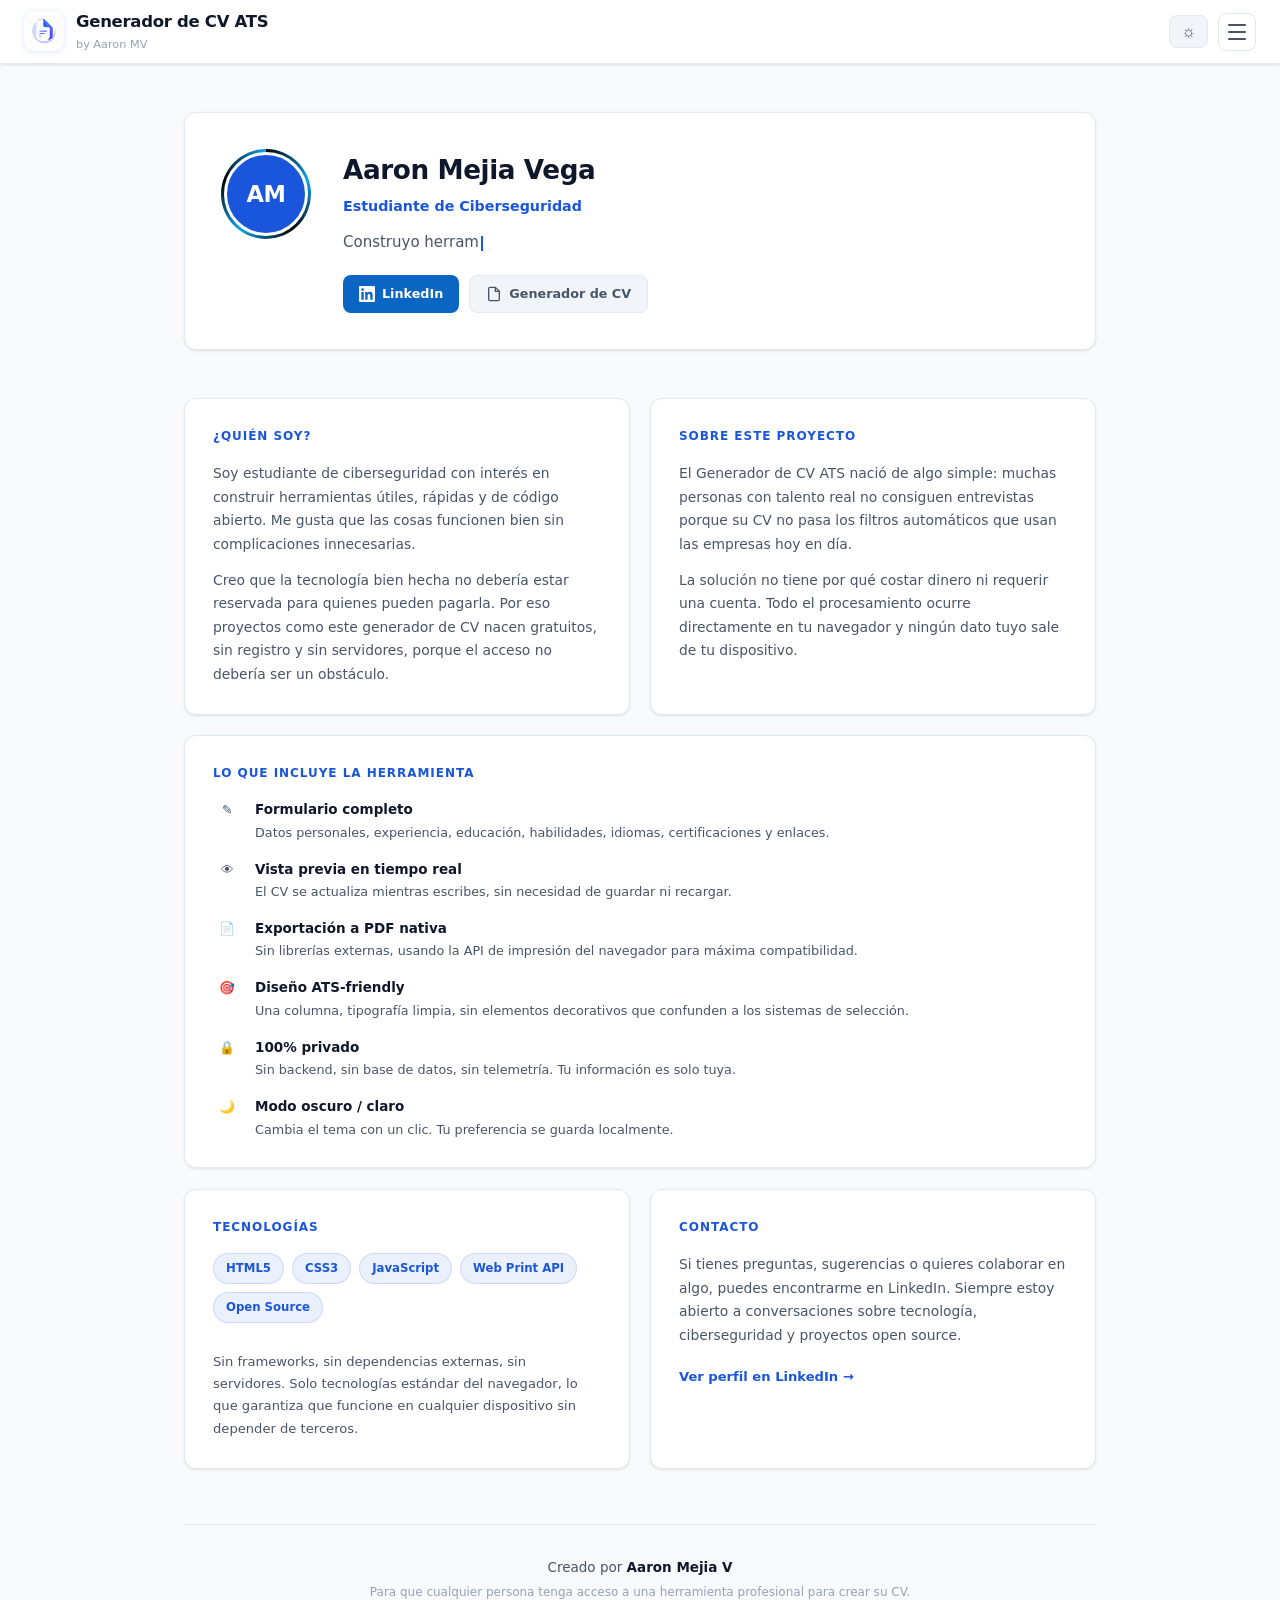
<file: about.html>
<!DOCTYPE html>
<html lang="es">
<head>
  <meta charset="UTF-8" />
  <meta name="viewport" content="width=device-width, initial-scale=1.0" />
  <title>Sobre mí | Aaron Mejia V</title>
  <link rel="stylesheet" href="style.css" />
  <link rel="stylesheet" href="about.css" />
</head>
<body>
  <header class="site-header">
    <div class="header-inner">
      <div class="header-brand">
        <img src="assets/logo.png" alt="Logo" class="header-logo" />
        <div>
          <h1>Generador de CV ATS</h1>
          <p>by Aaron MV</p>
        </div>
      </div>
      <div class="header-actions">
        <button class="btn btn-icon" id="btn-theme" aria-label="Cambiar tema" title="Modo oscuro">
          <span class="theme-icon-sun">&#9788;</span>
          <span class="theme-icon-moon">&#9790;</span>
        </button>
        <button class="btn-hamburger" id="btn-menu" aria-label="Menú">
          <span></span><span></span><span></span>
        </button>
      </div>
      <nav class="nav-drawer" id="nav-drawer">
        <a href="landing.html">Tutorial</a>
        <a href="index.html">Generador de CV</a>
        <a href="about.html" class="nav-active">Sobre mí</a>
      </nav>
    </div>
  </header>

  <main class="about-page">
    <section class="about-hero">
      <div class="about-hero-inner">
        <div class="about-avatar-wrap">
          <div class="avatar-ring">
            <div class="about-avatar">AM</div>
          </div>
        </div>
        <div class="about-intro">
          <h2 class="about-name">Aaron Mejia Vega</h2>
          <p class="about-role">Estudiante de Ciberseguridad</p>
          <p class="about-tagline"></p>
          <div class="about-links">
            <a href="https://www.linkedin.com/in/aaron-mejia-vega/" target="_blank" rel="noopener" class="about-link about-link--linkedin">
              <svg xmlns="http://www.w3.org/2000/svg" viewBox="0 0 24 24" fill="currentColor" width="16" height="16">
                <path d="M20.447 20.452h-3.554v-5.569c0-1.328-.027-3.037-1.852-3.037-1.853 0-2.136 1.445-2.136 2.939v5.667H9.351V9h3.414v1.561h.046c.477-.9 1.637-1.85 3.37-1.85 3.601 0 4.267 2.37 4.267 5.455v6.286zM5.337 7.433a2.062 2.062 0 0 1-2.063-2.065 2.064 2.064 0 1 1 2.063 2.065zm1.782 13.019H3.555V9h3.564v11.452zM22.225 0H1.771C.792 0 0 .774 0 1.729v20.542C0 23.227.792 24 1.771 24h20.451C23.2 24 24 23.227 24 22.271V1.729C24 .774 23.2 0 22.222 0h.003z"/>
              </svg>
              LinkedIn
            </a>
            <a href="index.html" class="about-link about-link--tool">
              <svg xmlns="http://www.w3.org/2000/svg" viewBox="0 0 24 24" fill="none" stroke="currentColor" stroke-width="2" width="16" height="16">
                <path d="M14 2H6a2 2 0 0 0-2 2v16a2 2 0 0 0 2 2h12a2 2 0 0 0 2-2V8z"/>
                <polyline points="14 2 14 8 20 8"/>
              </svg>
              Generador de CV
            </a>
          </div>
        </div>
      </div>
    </section>

    <section class="about-content">
      <div class="about-grid">

        <div class="about-card" data-reveal="left">
          <h3 class="card-title">¿Quién soy?</h3>
          <p>
            Soy estudiante de ciberseguridad con interés en construir herramientas útiles, rápidas y de código abierto. Me gusta que las cosas funcionen bien sin complicaciones innecesarias.
          </p>
          <p>
            Creo que la tecnología bien hecha no debería estar reservada para quienes pueden pagarla. Por eso proyectos como este generador de CV nacen gratuitos, sin registro y sin servidores, porque el acceso no debería ser un obstáculo.
          </p>
        </div>

        <div class="about-card" data-reveal="right">
          <h3 class="card-title">Sobre este proyecto</h3>
          <p>
            El Generador de CV ATS nació de algo simple: muchas personas con talento real no consiguen entrevistas porque su CV no pasa los filtros automáticos que usan las empresas hoy en día.
          </p>
          <p>
            La solución no tiene por qué costar dinero ni requerir una cuenta. Todo el procesamiento ocurre directamente en tu navegador y ningún dato tuyo sale de tu dispositivo.
          </p>
        </div>

        <div class="about-card about-card--wide" data-reveal="up">
          <h3 class="card-title">Lo que incluye la herramienta</h3>
          <ul class="feature-list">
            <li>
              <span class="feature-icon">&#9998;</span>
              <div>
                <strong>Formulario completo</strong>
                <span>Datos personales, experiencia, educación, habilidades, idiomas, certificaciones y enlaces.</span>
              </div>
            </li>
            <li>
              <span class="feature-icon">&#128065;</span>
              <div>
                <strong>Vista previa en tiempo real</strong>
                <span>El CV se actualiza mientras escribes, sin necesidad de guardar ni recargar.</span>
              </div>
            </li>
            <li>
              <span class="feature-icon">&#128196;</span>
              <div>
                <strong>Exportación a PDF nativa</strong>
                <span>Sin librerías externas, usando la API de impresión del navegador para máxima compatibilidad.</span>
              </div>
            </li>
            <li>
              <span class="feature-icon">&#127919;</span>
              <div>
                <strong>Diseño ATS-friendly</strong>
                <span>Una columna, tipografía limpia, sin elementos decorativos que confunden a los sistemas de selección.</span>
              </div>
            </li>
            <li>
              <span class="feature-icon">&#128274;</span>
              <div>
                <strong>100% privado</strong>
                <span>Sin backend, sin base de datos, sin telemetría. Tu información es solo tuya.</span>
              </div>
            </li>
            <li>
              <span class="feature-icon">&#127769;</span>
              <div>
                <strong>Modo oscuro / claro</strong>
                <span>Cambia el tema con un clic. Tu preferencia se guarda localmente.</span>
              </div>
            </li>
          </ul>
        </div>

        <div class="about-card" data-reveal="left">
          <h3 class="card-title">Tecnologías</h3>
          <div class="tech-stack">
            <span class="tech-badge">HTML5</span>
            <span class="tech-badge">CSS3</span>
            <span class="tech-badge">JavaScript</span>
            <span class="tech-badge">Web Print API</span>
            <span class="tech-badge">Open Source</span>
          </div>
          <p style="margin-top: 16px; font-size: .875rem; color: var(--text-2);">
            Sin frameworks, sin dependencias externas, sin servidores. Solo tecnologías estándar del navegador, lo que garantiza que funcione en cualquier dispositivo sin depender de terceros.
          </p>
        </div>

        <div class="about-card" data-reveal="right">
          <h3 class="card-title">Contacto</h3>
          <p>
            Si tienes preguntas, sugerencias o quieres colaborar en algo, puedes encontrarme en LinkedIn. Siempre estoy abierto a conversaciones sobre tecnología, ciberseguridad y proyectos open source.
          </p>
          <a href="https://www.linkedin.com/in/aaron-mejia-vega/" target="_blank" rel="noopener" class="contact-cta">
            Ver perfil en LinkedIn →
          </a>
        </div>

      </div>
    </section>

    <footer class="about-footer">
      <p>Creado por <strong>Aaron Mejia V</strong></p>
      <p class="about-footer-sub">Para que cualquier persona tenga acceso a una herramienta profesional para crear su CV.</p>
    </footer>
  </main>

  <script>
    const saved = localStorage.getItem('theme');
    if (saved === 'dark') document.body.classList.add('dark');

    document.getElementById('btn-theme').addEventListener('click', () => {
      document.body.classList.toggle('dark');
      localStorage.setItem('theme', document.body.classList.contains('dark') ? 'dark' : 'light');
    });

    const menuBtn = document.getElementById('btn-menu');
    const drawer  = document.getElementById('nav-drawer');

    menuBtn.addEventListener('click', (e) => {
      e.stopPropagation();
      menuBtn.classList.toggle('is-open');
      drawer.classList.toggle('is-open');
    });

    document.addEventListener('click', () => {
      menuBtn.classList.remove('is-open');
      drawer.classList.remove('is-open');
    });

    drawer.addEventListener('click', (e) => e.stopPropagation());

    // --- Typewriter ---
    (function () {
      const el   = document.querySelector('.about-tagline');
      const text = 'Construyo herramientas que resuelven problemas reales, simples, rápidas y accesibles para todos.';
      const cursor = document.createElement('span');
      cursor.className = 'cursor';
      let i = 0;

      setTimeout(() => {
        const tick = setInterval(() => {
          el.textContent = text.slice(0, i);
          el.appendChild(cursor);
          i++;
          if (i > text.length) {
            clearInterval(tick);
            setTimeout(() => cursor.remove(), 1800);
          }
        }, 28);
      }, 900);
    })();

    // --- Card reveal with IntersectionObserver ---
    (function () {
      function addTilt(card) {
        card.addEventListener('mousemove', (e) => {
          const r = card.getBoundingClientRect();
          const x = (e.clientX - r.left) / r.width  - 0.5;
          const y = (e.clientY - r.top)  / r.height - 0.5;
          card.style.transition = 'transform .08s ease, box-shadow .2s ease';
          card.style.transform  = `perspective(700px) rotateY(${x * 8}deg) rotateX(${-y * 8}deg) translateZ(6px)`;
          card.style.boxShadow  = '0 16px 40px rgba(0,0,0,.13)';
        });
        card.addEventListener('mouseleave', () => {
          card.style.transition = 'transform .5s cubic-bezier(.22,1,.36,1), box-shadow .3s ease';
          card.style.transform  = '';
          card.style.boxShadow  = '';
        });
      }

      const obs = new IntersectionObserver((entries) => {
        entries.forEach((entry) => {
          if (!entry.isIntersecting) return;
          const card = entry.target;
          card.classList.add('revealed');
          obs.unobserve(card);
          setTimeout(() => {
            card.style.transitionDelay = '';
            addTilt(card);
          }, 700);
        });
      }, { threshold: 0.15 });

      document.querySelectorAll('.about-card[data-reveal]').forEach((card, i) => {
        card.style.transitionDelay = `${i * 0.07}s`;
        obs.observe(card);
      });
    })();

    // --- Feature list items stagger ---
    (function () {
      const obs = new IntersectionObserver((entries) => {
        entries.forEach((entry) => {
          if (!entry.isIntersecting) return;
          entry.target.querySelectorAll('li').forEach((li, i) => {
            setTimeout(() => li.classList.add('revealed'), i * 65);
          });
          obs.unobserve(entry.target);
        });
      }, { threshold: 0.1 });

      document.querySelectorAll('.feature-list').forEach((el) => obs.observe(el));
    })();

    // --- Tech badges spring pop ---
    (function () {
      const obs = new IntersectionObserver((entries) => {
        entries.forEach((entry) => {
          if (!entry.isIntersecting) return;
          entry.target.querySelectorAll('.tech-badge').forEach((badge, i) => {
            setTimeout(() => badge.classList.add('revealed'), i * 90);
          });
          obs.unobserve(entry.target);
        });
      }, { threshold: 0.3 });

      document.querySelectorAll('.tech-stack').forEach((el) => obs.observe(el));
    })();

    // --- Hero card subtle mouse parallax ---
    (function () {
      const hero = document.querySelector('.about-hero-inner');
      if (!hero) return;

      hero.addEventListener('mousemove', (e) => {
        const r = hero.getBoundingClientRect();
        const x = (e.clientX - r.left) / r.width  - 0.5;
        const y = (e.clientY - r.top)  / r.height - 0.5;
        hero.style.transform = `perspective(900px) rotateY(${x * 4}deg) rotateX(${-y * 3}deg)`;
      });

      hero.addEventListener('mouseleave', () => {
        hero.style.transition = 'transform .6s cubic-bezier(.22,1,.36,1)';
        hero.style.transform  = '';
        setTimeout(() => { hero.style.transition = ''; }, 600);
      });
    })();
  </script>
</body>
</html>
</file>
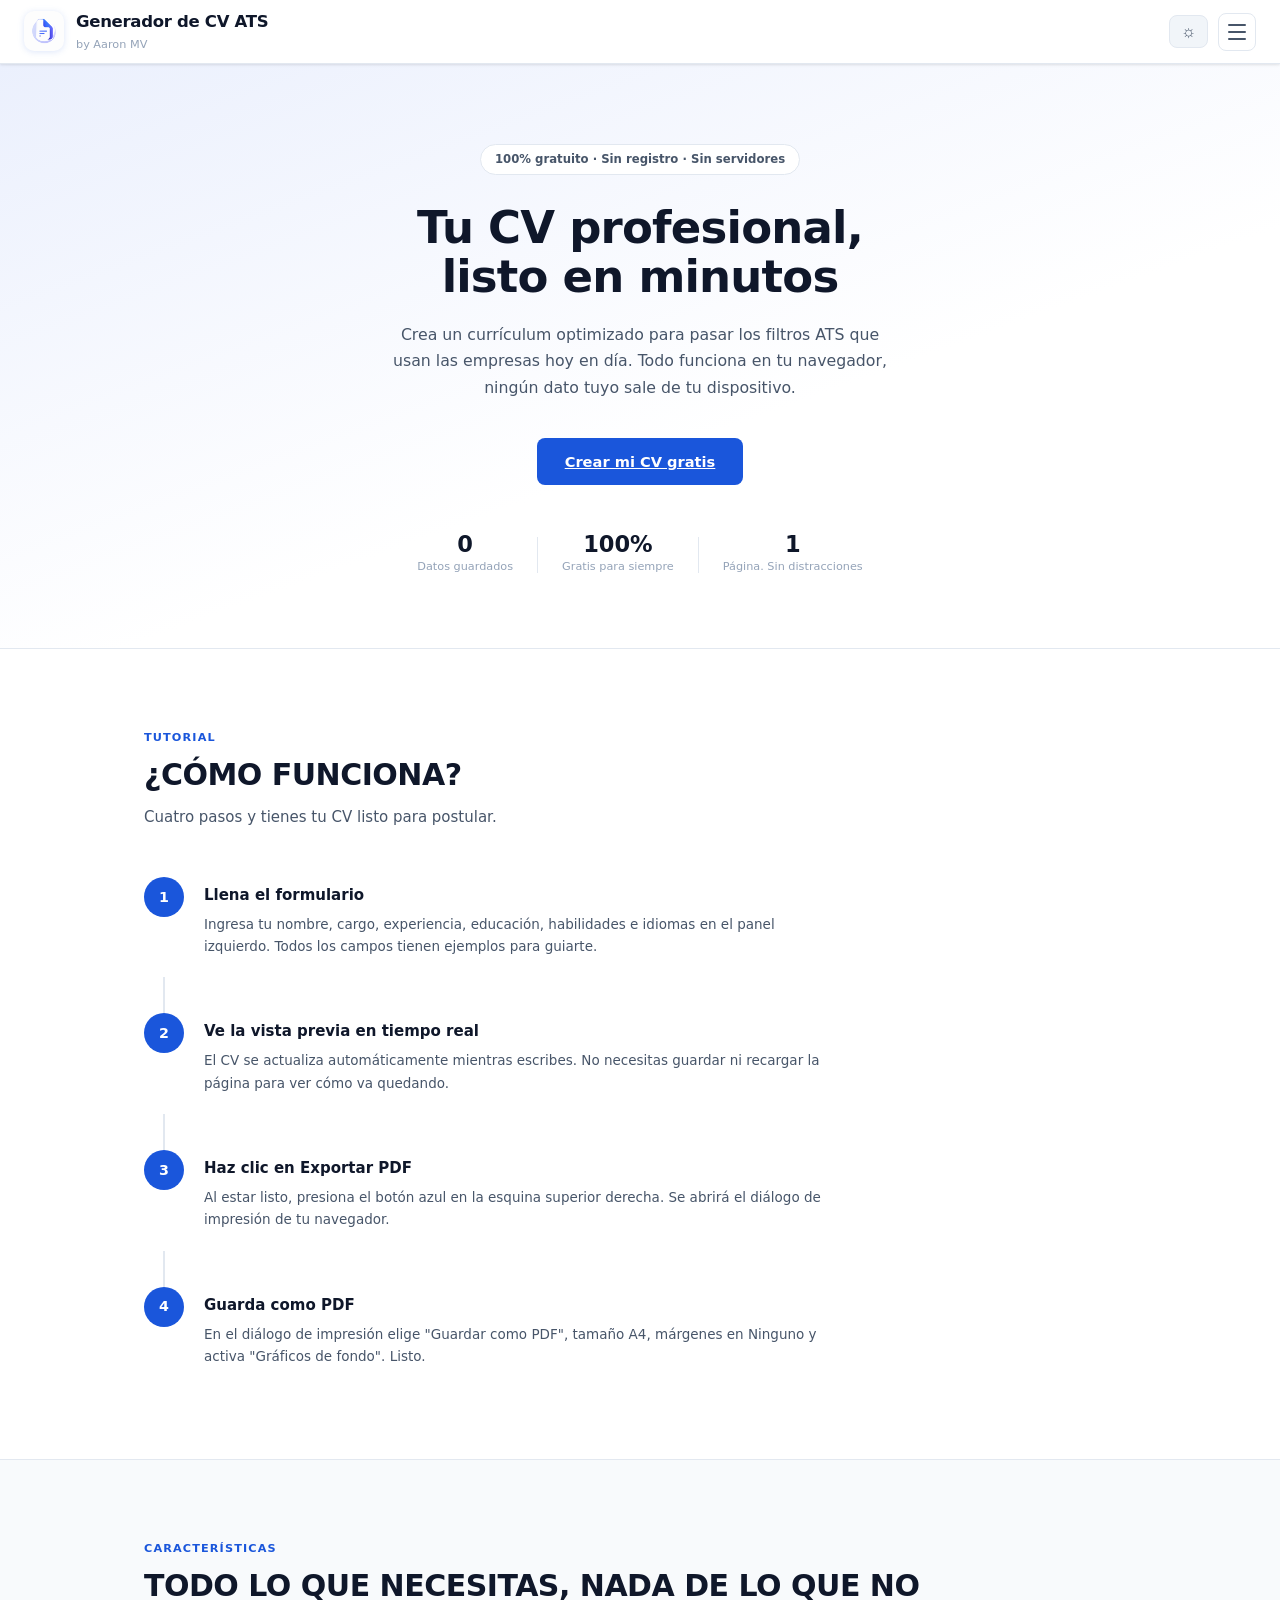
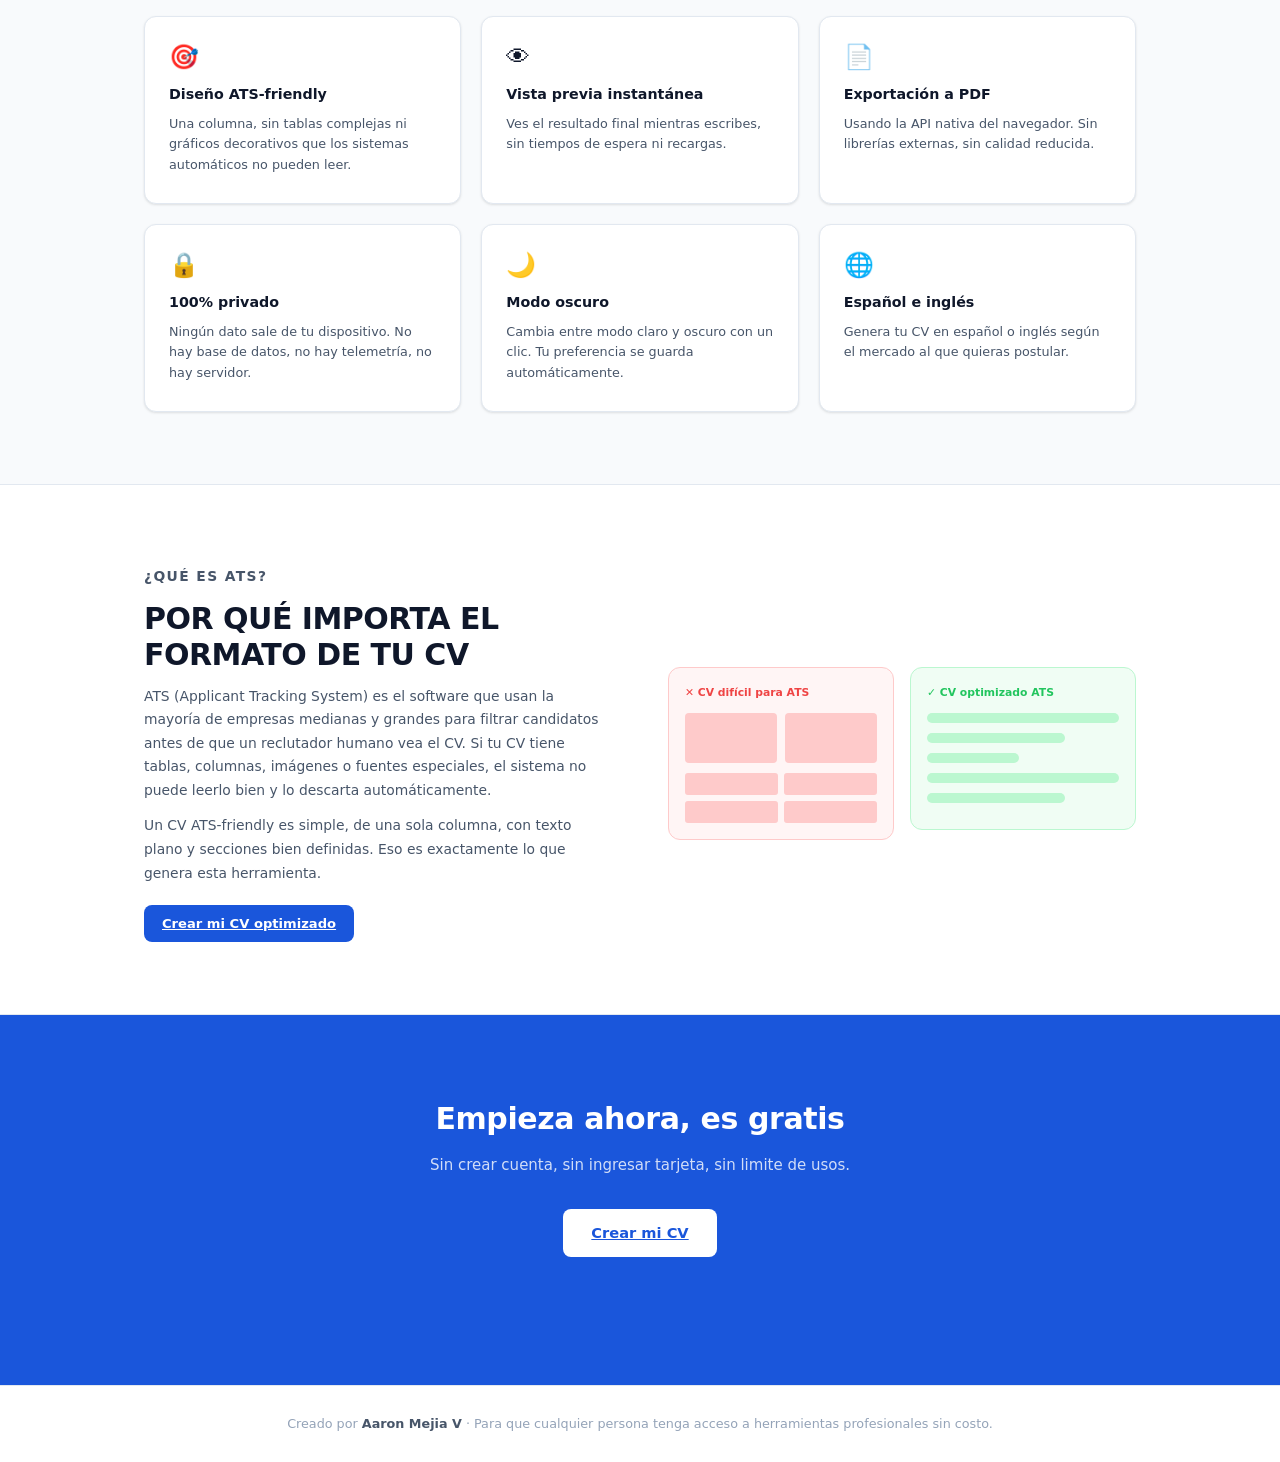
<file: landing.html>
<!DOCTYPE html>
<html lang="es">
<head>
  <meta charset="UTF-8" />
  <meta name="viewport" content="width=device-width, initial-scale=1.0" />
  <title>Generador de CV ATS | Crea tu CV gratis</title>
  <link rel="stylesheet" href="style.css" />
  <link rel="stylesheet" href="landing.css" />
</head>
<body>
  <header class="site-header">
    <div class="header-inner">
      <div class="header-brand">
        <img src="assets/logo.png" alt="Logo" class="header-logo" />
        <div>
          <h1>Generador de CV ATS</h1>
          <p>by Aaron MV</p>
        </div>
      </div>
      <div class="header-actions">
        <button class="btn btn-icon" id="btn-theme" aria-label="Cambiar tema" title="Modo oscuro">
          <span class="theme-icon-sun">&#9788;</span>
          <span class="theme-icon-moon">&#9790;</span>
        </button>
        <button class="btn-hamburger" id="btn-menu" aria-label="Menú">
          <span></span><span></span><span></span>
        </button>
      </div>
      <nav class="nav-drawer" id="nav-drawer">
        <a href="landing.html" class="nav-active">Tutorial</a>
        <a href="index.html">Generador de CV</a>
        <a href="about.html">Sobre mí</a>
      </nav>
    </div>
  </header>

  <main>

    <section class="hero">
      <div class="hero-inner">
        <div class="hero-badge">100% gratuito · Sin registro · Sin servidores</div>
        <h2 class="hero-title">Tu CV profesional,<br>listo en minutos</h2>
        <p class="hero-sub">
          Crea un currículum optimizado para pasar los filtros ATS que usan las empresas hoy en día.
          Todo funciona en tu navegador, ningún dato tuyo sale de tu dispositivo.
        </p>
        <div class="hero-ctas">
          <a href="index.html" class="btn btn-primary btn-lg">Crear mi CV gratis</a>
        </div>
        <div class="hero-stats">
          <div class="stat">
            <span class="stat-num">0</span>
            <span class="stat-label">Datos guardados</span>
          </div>
          <div class="stat-divider"></div>
          <div class="stat">
            <span class="stat-num">100%</span>
            <span class="stat-label">Gratis para siempre</span>
          </div>
          <div class="stat-divider"></div>
          <div class="stat">
            <span class="stat-num">1</span>
            <span class="stat-label">Página. Sin distracciones</span>
          </div>
        </div>
      </div>
    </section>

    <section class="how-section">
      <div class="section-inner">
        <p class="section-eyebrow">Tutorial</p>
        <h2 class="section-title">¿Cómo funciona?</h2>
        <p class="section-sub">Cuatro pasos y tienes tu CV listo para postular.</p>

        <div class="steps">
          <div class="step">
            <div class="step-number">1</div>
            <div class="step-body">
              <h3>Llena el formulario</h3>
              <p>Ingresa tu nombre, cargo, experiencia, educación, habilidades e idiomas en el panel izquierdo. Todos los campos tienen ejemplos para guiarte.</p>
            </div>
          </div>
          <div class="step-connector"></div>
          <div class="step">
            <div class="step-number">2</div>
            <div class="step-body">
              <h3>Ve la vista previa en tiempo real</h3>
              <p>El CV se actualiza automáticamente mientras escribes. No necesitas guardar ni recargar la página para ver cómo va quedando.</p>
            </div>
          </div>
          <div class="step-connector"></div>
          <div class="step">
            <div class="step-number">3</div>
            <div class="step-body">
              <h3>Haz clic en Exportar PDF</h3>
              <p>Al estar listo, presiona el botón azul en la esquina superior derecha. Se abrirá el diálogo de impresión de tu navegador.</p>
            </div>
          </div>
          <div class="step-connector"></div>
          <div class="step">
            <div class="step-number">4</div>
            <div class="step-body">
              <h3>Guarda como PDF</h3>
              <p>En el diálogo de impresión elige "Guardar como PDF", tamaño A4, márgenes en Ninguno y activa "Gráficos de fondo". Listo.</p>
            </div>
          </div>
        </div>
      </div>
    </section>

    <section class="features-section">
      <div class="section-inner">
        <p class="section-eyebrow">Características</p>
        <h2 class="section-title">Todo lo que necesitas, nada de lo que no</h2>

        <div class="features-grid">
          <div class="feature-card">
            <div class="feature-icon-wrap">&#127919;</div>
            <h3>Diseño ATS-friendly</h3>
            <p>Una columna, sin tablas complejas ni gráficos decorativos que los sistemas automáticos no pueden leer.</p>
          </div>
          <div class="feature-card">
            <div class="feature-icon-wrap">&#128065;</div>
            <h3>Vista previa instantánea</h3>
            <p>Ves el resultado final mientras escribes, sin tiempos de espera ni recargas.</p>
          </div>
          <div class="feature-card">
            <div class="feature-icon-wrap">&#128196;</div>
            <h3>Exportación a PDF</h3>
            <p>Usando la API nativa del navegador. Sin librerías externas, sin calidad reducida.</p>
          </div>
          <div class="feature-card">
            <div class="feature-icon-wrap">&#128274;</div>
            <h3>100% privado</h3>
            <p>Ningún dato sale de tu dispositivo. No hay base de datos, no hay telemetría, no hay servidor.</p>
          </div>
          <div class="feature-card">
            <div class="feature-icon-wrap">&#127769;</div>
            <h3>Modo oscuro</h3>
            <p>Cambia entre modo claro y oscuro con un clic. Tu preferencia se guarda automáticamente.</p>
          </div>
          <div class="feature-card">
            <div class="feature-icon-wrap">&#127760;</div>
            <h3>Español e inglés</h3>
            <p>Genera tu CV en español o inglés según el mercado al que quieras postular.</p>
          </div>
        </div>
      </div>
    </section>

    <section class="ats-section">
      <div class="section-inner ats-inner">
        <div class="ats-text">
          <p class="section-eyebrow">¿Qué es ATS?</p>
          <h2 class="section-title">Por qué importa el formato de tu CV</h2>
          <p>
            ATS (Applicant Tracking System) es el software que usan la mayoría de empresas medianas y grandes para filtrar candidatos antes de que un reclutador humano vea el CV. Si tu CV tiene tablas, columnas, imágenes o fuentes especiales, el sistema no puede leerlo bien y lo descarta automáticamente.
          </p>
          <p>
            Un CV ATS-friendly es simple, de una sola columna, con texto plano y secciones bien definidas. Eso es exactamente lo que genera esta herramienta.
          </p>
          <a href="index.html" class="btn btn-primary" style="margin-top:8px;">Crear mi CV optimizado</a>
        </div>
        <div class="ats-visual">
          <div class="ats-card ats-card--bad">
            <div class="ats-card-label bad">&#10005; CV difícil para ATS</div>
            <div class="fake-columns">
              <div class="fake-col"></div>
              <div class="fake-col"></div>
            </div>
            <div class="fake-table">
              <div class="fake-cell"></div>
              <div class="fake-cell"></div>
              <div class="fake-cell"></div>
              <div class="fake-cell"></div>
            </div>
          </div>
          <div class="ats-card ats-card--good">
            <div class="ats-card-label good">&#10003; CV optimizado ATS</div>
            <div class="fake-line wide"></div>
            <div class="fake-line med"></div>
            <div class="fake-line short"></div>
            <div class="fake-line wide"></div>
            <div class="fake-line med"></div>
          </div>
        </div>
      </div>
    </section>

    <section class="cta-section">
      <div class="section-inner cta-inner">
        <h2>Empieza ahora, es gratis</h2>
        <p>Sin crear cuenta, sin ingresar tarjeta, sin limite de usos.</p>
        <div class="hero-ctas">
          <a href="index.html" class="btn btn-primary btn-lg">Crear mi CV</a>
        </div>
      </div>
    </section>

    <footer class="landing-footer">
      <p>Creado por <a href="about.html"><strong>Aaron Mejia V</strong></a> · Para que cualquier persona tenga acceso a herramientas profesionales sin costo.</p>
    </footer>

  </main>

  <script>
    const saved = localStorage.getItem('theme');
    if (saved === 'dark') document.body.classList.add('dark');

    document.getElementById('btn-theme').addEventListener('click', () => {
      document.body.classList.toggle('dark');
      localStorage.setItem('theme', document.body.classList.contains('dark') ? 'dark' : 'light');
    });

    const menuBtn = document.getElementById('btn-menu');
    const drawer  = document.getElementById('nav-drawer');

    menuBtn.addEventListener('click', (e) => {
      e.stopPropagation();
      menuBtn.classList.toggle('is-open');
      drawer.classList.toggle('is-open');
    });

    document.addEventListener('click', () => {
      menuBtn.classList.remove('is-open');
      drawer.classList.remove('is-open');
    });

    drawer.addEventListener('click', (e) => e.stopPropagation());
  </script>
</body>
</html>
</file>
<file: style.css>
*, *::before, *::after {
  box-sizing: border-box;
  margin: 0;
  padding: 0;
}

:root {
  --primary: #1a56db;
  --primary-dark: #1345b7;
  --primary-light: #ebf0fd;
  --accent: #0ea5e9;
  --surface: #ffffff;
  --surface-2: #f8fafc;
  --surface-3: #f1f5f9;
  --border: #e2e8f0;
  --border-strong: #cbd5e1;
  --text: #0f172a;
  --text-2: #475569;
  --text-3: #94a3b8;
  --danger: #ef4444;
  --danger-light: #fef2f2;
  --success: #22c55e;
  --success-light: #f0fdf4;
  --radius: 8px;
  --radius-lg: 12px;
  --shadow: 0 1px 3px rgba(0,0,0,.08), 0 1px 2px rgba(0,0,0,.04);
  --shadow-md: 0 4px 12px rgba(0,0,0,.10);
  --shadow-lg: 0 10px 30px rgba(0,0,0,.12);
  --font: 'Segoe UI', system-ui, -apple-system, sans-serif;
  --header-h: 64px;
}

html {
  font-size: 15px;
  scroll-behavior: smooth;
}

body {
  font-family: var(--font);
  background: var(--surface-2);
  color: var(--text);
  line-height: 1.6;
  min-height: 100vh;
}

.site-header {
  position: sticky;
  top: 0;
  z-index: 100;
  background: var(--surface);
  border-bottom: 1px solid var(--border);
  box-shadow: var(--shadow);
  height: var(--header-h);
}

.header-inner {
  max-width: 1600px;
  margin: 0 auto;
  padding: 0 24px;
  height: 100%;
  display: flex;
  align-items: center;
  justify-content: space-between;
  gap: 16px;
  position: relative;
}

.header-brand {
  display: flex;
  align-items: center;
  gap: 12px;
}

.header-logo {
  width: 40px;
  height: 40px;
  object-fit: contain;
  border-radius: 10px;
  transition: filter .2s, background .2s;
  background: transparent;
}

body:not(.dark) .header-logo {
  filter: drop-shadow(0 1px 3px rgba(26,86,219,.15));
}

body.dark .header-logo {
  filter: brightness(.9) saturate(1.1) drop-shadow(0 0 8px rgba(79,131,241,.4));
  border-radius: 12px;
  background: #1e2d4a;
  padding: 2px;
}

.header-brand h1 {
  font-size: 1.1rem;
  font-weight: 700;
  color: var(--text);
  letter-spacing: -.3px;
}

.header-brand p {
  font-size: .75rem;
  color: var(--text-3);
  font-weight: 500;
}

.header-actions {
  display: flex;
  gap: 10px;
  align-items: center;
}

.btn {
  display: inline-flex;
  align-items: center;
  gap: 6px;
  padding: 8px 18px;
  border-radius: var(--radius);
  font-size: .875rem;
  font-weight: 600;
  cursor: pointer;
  border: none;
  transition: all .15s ease;
  white-space: nowrap;
}

.btn-primary {
  background: var(--primary);
  color: #fff;
}

.btn-primary:hover {
  background: var(--primary-dark);
  transform: translateY(-1px);
  box-shadow: 0 4px 12px rgba(26,86,219,.3);
}

.btn-secondary {
  background: var(--surface-3);
  color: var(--text-2);
  border: 1px solid var(--border);
}

.btn-secondary:hover {
  background: var(--border);
  color: var(--text);
}

.btn-lang {
  background: var(--surface-3);
  color: var(--primary);
  border: 1.5px solid var(--primary-light);
  font-weight: 700;
  font-size: .8rem;
  letter-spacing: .02em;
  padding: 7px 12px;
}

.btn-lang:hover {
  background: var(--primary-light);
  border-color: var(--primary);
}

.btn-about {
  background: transparent;
  color: var(--text-2);
  border: 1.5px solid var(--border-strong);
  font-weight: 600;
  font-size: .85rem;
  text-decoration: none;
  padding: 7px 16px;
  transition: all .15s ease;
}

.btn-about:hover {
  background: var(--surface-3);
  color: var(--text);
  border-color: var(--primary);
}

.layout {
  display: grid;
  grid-template-columns: 460px 1fr;
  height: calc(100vh - var(--header-h));
  max-width: 1600px;
  margin: 0 auto;
}

.form-panel {
  overflow-y: auto;
  border-right: 1px solid var(--border);
  background: var(--surface);
}

#cv-form {
  padding: 24px;
}

.form-section {
  margin-bottom: 32px;
  padding-bottom: 32px;
  border-bottom: 1px solid var(--border);
}

.form-section:last-child {
  border-bottom: none;
  margin-bottom: 80px;
}

.section-title {
  font-size: .8rem;
  font-weight: 700;
  text-transform: uppercase;
  letter-spacing: .08em;
  color: var(--primary);
  margin-bottom: 16px;
}

.field-group {
  margin-bottom: 14px;
  position: relative;
}

.field-group:last-child {
  margin-bottom: 0;
}

.field-row {
  display: grid;
  grid-template-columns: 1fr 1fr;
  gap: 12px;
}

label {
  display: block;
  font-size: .8rem;
  font-weight: 600;
  color: var(--text-2);
  margin-bottom: 5px;
}

.req {
  color: var(--danger);
}

input[type="text"],
input[type="email"],
input[type="tel"],
input[type="url"],
input[type="number"],
select,
textarea {
  width: 100%;
  padding: 9px 12px;
  border: 1px solid var(--border-strong);
  border-radius: var(--radius);
  font-size: .875rem;
  font-family: var(--font);
  color: var(--text);
  background: var(--surface);
  transition: border-color .15s, box-shadow .15s;
  outline: none;
}

input:focus,
select:focus,
textarea:focus {
  border-color: var(--primary);
  box-shadow: 0 0 0 3px rgba(26,86,219,.12);
}

input.error,
textarea.error {
  border-color: var(--danger);
  box-shadow: 0 0 0 3px rgba(239,68,68,.1);
}

textarea {
  resize: vertical;
  min-height: 90px;
}

select {
  cursor: pointer;
  appearance: none;
  background-image: url("data:image/svg+xml,%3Csvg xmlns='http://www.w3.org/2000/svg' width='12' height='12' viewBox='0 0 12 12'%3E%3Cpath fill='%2394a3b8' d='M6 8L1 3h10z'/%3E%3C/svg%3E");
  background-repeat: no-repeat;
  background-position: right 12px center;
  padding-right: 32px;
}

.char-count {
  position: absolute;
  right: 0;
  bottom: -18px;
  font-size: .72rem;
  color: var(--text-3);
}

.tag-input-wrap {
  position: relative;
}

.tag-suggestions {
  display: none;
  position: absolute;
  top: calc(100% + 4px);
  left: 0;
  right: 0;
  background: var(--surface);
  border: 1px solid var(--border-strong);
  border-radius: var(--radius);
  box-shadow: var(--shadow-md);
  list-style: none;
  z-index: 50;
  max-height: 200px;
  overflow-y: auto;
}

.tag-suggestions.visible {
  display: block;
}

.tag-suggestions li {
  padding: 9px 14px;
  font-size: .875rem;
  cursor: pointer;
  transition: background .1s;
}

.tag-suggestions li:hover,
.tag-suggestions li.focused {
  background: var(--primary-light);
  color: var(--primary);
}

.tag-suggestions li.add-custom {
  color: var(--primary);
  font-weight: 600;
  border-top: 1px solid var(--border);
}

.chip-input-wrap {
  border: 1px solid var(--border-strong);
  border-radius: var(--radius);
  padding: 8px 10px;
  background: var(--surface);
  cursor: text;
  transition: border-color .15s, box-shadow .15s;
  min-height: 44px;
}

.chip-input-wrap:focus-within {
  border-color: var(--primary);
  box-shadow: 0 0 0 3px rgba(26,86,219,.12);
}

.chip-list {
  display: flex;
  flex-wrap: wrap;
  gap: 6px;
  margin-bottom: 6px;
}

.chip-list:empty {
  margin-bottom: 0;
}

.chip {
  display: inline-flex;
  align-items: center;
  gap: 5px;
  background: var(--primary-light);
  color: var(--primary);
  border-radius: 20px;
  padding: 3px 10px 3px 12px;
  font-size: .78rem;
  font-weight: 600;
}

.chip button {
  background: none;
  border: none;
  cursor: pointer;
  color: var(--primary);
  font-size: 14px;
  line-height: 1;
  padding: 0;
  display: flex;
  align-items: center;
  opacity: .7;
  transition: opacity .1s;
}

.chip button:hover {
  opacity: 1;
}

#skill-input {
  border: none;
  outline: none;
  padding: 2px 4px;
  font-size: .875rem;
  width: auto;
  min-width: 140px;
  background: transparent;
}

.btn-add {
  background: none;
  border: 1.5px dashed var(--border-strong);
  color: var(--primary);
  font-size: .84rem;
  font-weight: 600;
  width: 100%;
  padding: 10px;
  border-radius: var(--radius);
  cursor: pointer;
  transition: all .15s;
  margin-top: 12px;
}

.btn-add:hover {
  background: var(--primary-light);
  border-color: var(--primary);
}

.dynamic-item {
  background: var(--surface-2);
  border: 1px solid var(--border);
  border-radius: var(--radius-lg);
  padding: 16px;
  margin-bottom: 12px;
  position: relative;
  transition: box-shadow .15s;
}

.dynamic-item:hover {
  box-shadow: var(--shadow);
}

.dynamic-item-header {
  display: flex;
  justify-content: space-between;
  align-items: center;
  margin-bottom: 12px;
}

.dynamic-item-header span {
  font-size: .78rem;
  font-weight: 700;
  text-transform: uppercase;
  letter-spacing: .06em;
  color: var(--text-3);
}

.btn-remove {
  background: none;
  border: none;
  color: var(--text-3);
  cursor: pointer;
  font-size: 18px;
  line-height: 1;
  padding: 2px 6px;
  border-radius: 4px;
  transition: all .15s;
}

.btn-remove:hover {
  color: var(--danger);
  background: var(--danger-light);
}

.preview-panel {
  display: flex;
  flex-direction: column;
  overflow: hidden;
  background: var(--surface-3);
}

.preview-toolbar {
  padding: 12px 24px;
  background: var(--surface);
  border-bottom: 1px solid var(--border);
  display: flex;
  align-items: center;
  justify-content: space-between;
  flex-shrink: 0;
}

.preview-label {
  font-size: .8rem;
  font-weight: 700;
  text-transform: uppercase;
  letter-spacing: .08em;
  color: var(--text-2);
}

.preview-hint {
  font-size: .75rem;
  color: var(--text-3);
}

.preview-scroll {
  flex: 1;
  overflow-y: auto;
  padding: 32px 24px;
  display: flex;
  justify-content: center;
  align-items: flex-start;
}

.cv-paper {
  background: #fff;
  width: 794px;
  min-height: 1123px;
  box-shadow: var(--shadow-lg);
  border-radius: 4px;
  font-family: 'Georgia', 'Times New Roman', serif;
  font-size: 10.5pt;
  color: #1a1a1a;
  position: relative;
  overflow: hidden;
}

.cv-empty-state {
  position: absolute;
  inset: 0;
  display: flex;
  flex-direction: column;
  align-items: center;
  justify-content: center;
  gap: 16px;
  color: var(--text-3);
  font-family: var(--font);
}

.empty-icon {
  font-size: 48px;
  opacity: .4;
}

.cv-empty-state p {
  font-size: .9rem;
  text-align: center;
  max-width: 220px;
}

.cv-content {
  padding: 48px 52px 52px;
}

.cv-header {
  border-bottom: 2px solid #1a1a1a;
  padding-bottom: 16px;
  margin-bottom: 20px;
}

.cv-name {
  font-size: 22pt;
  font-weight: 700;
  letter-spacing: -.3px;
  color: #0a0a0a;
  font-family: 'Georgia', serif;
  line-height: 1.2;
}

.cv-title {
  font-size: 12pt;
  color: #374151;
  margin-top: 4px;
  font-weight: 400;
  font-style: italic;
  font-family: 'Georgia', serif;
}

.cv-contact {
  margin-top: 10px;
  display: flex;
  flex-wrap: wrap;
  gap: 4px 18px;
  font-family: Arial, Helvetica, sans-serif;
  font-size: 9pt;
  color: #374151;
}

.cv-contact span {
  display: inline-flex;
  align-items: center;
  gap: 4px;
}

.cv-contact a {
  color: #374151;
  text-decoration: none;
}

.cv-section {
  margin-bottom: 18px;
}

.cv-section-title {
  font-family: Arial, Helvetica, sans-serif;
  font-size: 10pt;
  font-weight: 700;
  text-transform: uppercase;
  letter-spacing: .1em;
  color: #1a1a1a;
  border-bottom: 1px solid #d1d5db;
  padding-bottom: 4px;
  margin-bottom: 12px;
}

.cv-summary {
  font-size: 10pt;
  line-height: 1.65;
  color: #374151;
  font-family: Arial, Helvetica, sans-serif;
}

.cv-entry {
  margin-bottom: 14px;
}

.cv-entry:last-child {
  margin-bottom: 0;
}

.cv-entry-header {
  display: flex;
  justify-content: space-between;
  align-items: flex-start;
  gap: 8px;
}

.cv-entry-title {
  font-weight: 700;
  font-size: 10.5pt;
  color: #111827;
  font-family: Arial, Helvetica, sans-serif;
}

.cv-entry-date {
  font-size: 9pt;
  color: #6b7280;
  white-space: nowrap;
  font-family: Arial, Helvetica, sans-serif;
  font-weight: 600;
  flex-shrink: 0;
}

.cv-entry-sub {
  font-size: 10pt;
  color: #4b5563;
  font-family: Arial, Helvetica, sans-serif;
  margin-top: 1px;
}

.cv-entry-desc {
  font-size: 9.5pt;
  color: #374151;
  font-family: Arial, Helvetica, sans-serif;
  line-height: 1.6;
  margin-top: 5px;
  white-space: pre-wrap;
}

.cv-skills {
  display: flex;
  flex-wrap: wrap;
  gap: 6px;
  font-family: Arial, Helvetica, sans-serif;
}

.cv-skill-tag {
  background: #f3f4f6;
  border: 1px solid #e5e7eb;
  padding: 2px 10px;
  font-size: 9pt;
  border-radius: 3px;
  color: #374151;
}

.cv-lang-row {
  display: flex;
  justify-content: space-between;
  align-items: center;
  padding: 3px 0;
  border-bottom: 1px dotted #e5e7eb;
  font-family: Arial, Helvetica, sans-serif;
  font-size: 10pt;
}

.cv-lang-row:last-child {
  border-bottom: none;
}

.cv-lang-level {
  color: #6b7280;
  font-size: 9pt;
}

.cv-links {
  font-family: Arial, Helvetica, sans-serif;
  font-size: 9.5pt;
  color: #374151;
  line-height: 1.8;
}

.cv-links a {
  color: #374151;
  text-decoration: underline;
}

.cv-watermark {
  position: absolute;
  bottom: 18px;
  right: 24px;
  font-family: Arial, Helvetica, sans-serif;
  font-size: 8pt;
  color: #d1d5db;
  letter-spacing: .03em;
}

.watermark-bar {
  position: fixed;
  bottom: 0;
  left: 0;
  right: 0;
  text-align: center;
  background: var(--surface);
  border-top: 1px solid var(--border);
  font-size: .72rem;
  color: var(--text-3);
  padding: 5px;
  z-index: 200;
}

.btn-icon {
  background: var(--surface-3);
  border: 1px solid var(--border);
  border-radius: var(--radius);
  padding: 7px 11px;
  cursor: pointer;
  font-size: 1.1rem;
  line-height: 1;
  display: inline-flex;
  align-items: center;
  transition: background .15s, border-color .15s;
  color: var(--text-2);
}

.btn-icon:hover {
  background: var(--border);
  color: var(--text);
}

.theme-icon-moon { display: none; }

body.dark .theme-icon-sun { display: none; }
body.dark .theme-icon-moon { display: inline; }

.btn-danger {
  background: var(--danger);
  color: #fff;
  border: none;
}

.btn-danger:hover {
  background: #dc2626;
  transform: translateY(-1px);
  box-shadow: 0 4px 12px rgba(239,68,68,.3);
}

.modal-backdrop {
  display: none;
  position: fixed;
  inset: 0;
  background: rgba(0,0,0,.45);
  backdrop-filter: blur(3px);
  z-index: 500;
  align-items: center;
  justify-content: center;
}

.modal-backdrop.open {
  display: flex;
}

.modal-box {
  background: var(--surface);
  border-radius: var(--radius-lg);
  padding: 32px 28px 24px;
  max-width: 380px;
  width: calc(100% - 40px);
  box-shadow: 0 20px 60px rgba(0,0,0,.25);
  text-align: center;
  animation: modal-in .2s ease;
}

@keyframes modal-in {
  from { opacity: 0; transform: scale(.95) translateY(8px); }
  to   { opacity: 1; transform: scale(1) translateY(0); }
}

.modal-icon {
  font-size: 2.4rem;
  color: var(--danger);
  margin-bottom: 12px;
  line-height: 1;
}

.modal-title {
  font-size: 1.05rem;
  font-weight: 700;
  color: var(--text);
  margin-bottom: 8px;
}

.modal-desc {
  font-size: .85rem;
  color: var(--text-2);
  line-height: 1.55;
  margin-bottom: 24px;
}

.modal-actions {
  display: flex;
  gap: 10px;
  justify-content: center;
}

.modal-actions .btn {
  flex: 1;
  justify-content: center;
}

body.dark {
  --primary: #4f83f1;
  --primary-dark: #3a6de0;
  --primary-light: #1e2d4a;
  --surface: #141920;
  --surface-2: #0f1318;
  --surface-3: #1c2330;
  --border: #2a3344;
  --border-strong: #374357;
  --text: #e8edf5;
  --text-2: #94a3b8;
  --text-3: #4b5a6e;
  --danger-light: #2d1a1a;
}

body.dark .cv-paper {
  box-shadow: 0 10px 30px rgba(0,0,0,.5);
}

.toast {
  position: fixed;
  bottom: 48px;
  left: 50%;
  transform: translateX(-50%) translateY(20px);
  background: #1e293b;
  color: #fff;
  padding: 10px 22px;
  border-radius: 40px;
  font-size: .84rem;
  font-weight: 500;
  pointer-events: none;
  opacity: 0;
  transition: opacity .25s, transform .25s;
  z-index: 9999;
  white-space: nowrap;
}

.toast.show {
  opacity: 1;
  transform: translateX(-50%) translateY(0);
}

.field-error {
  font-size: .75rem;
  color: var(--danger);
  margin-top: 4px;
  display: block;
}

@media (max-width: 1024px) {
  .layout {
    grid-template-columns: 1fr;
    grid-template-rows: auto 1fr;
    height: auto;
    overflow: auto;
  }

  .form-panel {
    border-right: none;
    border-bottom: 1px solid var(--border);
    max-height: none;
    overflow-y: visible;
  }

  .preview-panel {
    height: 100vh;
  }

  .preview-scroll {
    padding: 20px 16px;
  }

  .cv-paper {
    width: 100%;
    max-width: 794px;
  }
}

@media (max-width: 640px) {
  .header-inner { padding: 0 12px; gap: 8px; }
  .header-logo { width: 30px; height: 30px; }
  .header-brand { gap: 8px; min-width: 0; }
  .header-brand > div { min-width: 0; }
  .header-brand h1 { font-size: .82rem; white-space: nowrap; overflow: hidden; text-overflow: ellipsis; }
  .header-brand p { display: none; }
  .header-actions { gap: 6px; flex-shrink: 0; }
  .btn { padding: 7px 10px; font-size: .78rem; }
  .btn-secondary { display: none; }
  .btn-lang { padding: 6px 9px; font-size: .74rem; }
  .field-row { grid-template-columns: 1fr; }
  #cv-form { padding: 16px; }
  .cv-content { padding: 28px 24px; }
  .cv-name { font-size: 16pt; }
}

@media print {
  body > *:not(#print-area) {
    display: none !important;
  }

  #print-area {
    display: block !important;
  }

  @page {
    size: A4;
    margin: 0;
  }
}

.print-only {
  display: none;
}

.btn-hamburger {
  display: flex;
  flex-direction: column;
  gap: 5px;
  align-items: center;
  justify-content: center;
  width: 38px;
  height: 38px;
  background: none;
  border: 1px solid var(--border);
  border-radius: var(--radius);
  cursor: pointer;
  padding: 0 8px;
  flex-shrink: 0;
  transition: background .15s;
}

.btn-hamburger:hover {
  background: var(--surface-3);
}

.btn-hamburger span {
  display: block;
  width: 18px;
  height: 2px;
  background: var(--text-2);
  border-radius: 2px;
  transition: transform .25s ease, opacity .2s ease;
}

.btn-hamburger.is-open span:nth-child(1) {
  transform: translateY(7px) rotate(45deg);
}

.btn-hamburger.is-open span:nth-child(2) {
  opacity: 0;
  transform: scaleX(0);
}

.btn-hamburger.is-open span:nth-child(3) {
  transform: translateY(-7px) rotate(-45deg);
}

.nav-drawer {
  position: absolute;
  top: 100%;
  right: 0;
  width: 210px;
  background: var(--surface);
  border: 1px solid var(--border);
  border-top: none;
  border-radius: 0 0 var(--radius-lg) var(--radius-lg);
  box-shadow: var(--shadow-lg);
  padding: 6px 0;
  z-index: 200;
  display: none;
}

.nav-drawer.is-open {
  display: block;
  animation: drawer-in .15s ease;
}

@keyframes drawer-in {
  from { opacity: 0; transform: translateY(-4px); }
  to   { opacity: 1; transform: translateY(0); }
}

.nav-drawer a,
.nav-drawer button.drawer-btn {
  display: flex;
  align-items: center;
  gap: 10px;
  width: 100%;
  padding: 10px 18px;
  font-size: .875rem;
  font-weight: 500;
  color: var(--text-2);
  text-decoration: none;
  background: none;
  border: none;
  text-align: left;
  cursor: pointer;
  font-family: var(--font);
  transition: background .1s, color .1s;
}

.nav-drawer a:hover,
.nav-drawer button.drawer-btn:hover {
  background: var(--surface-3);
  color: var(--text);
}

.nav-drawer a.nav-active {
  color: var(--primary);
  font-weight: 600;
  background: var(--primary-light);
}

.drawer-sep {
  height: 1px;
  background: var(--border);
  margin: 6px 0;
}

.drawer-mobile {
  display: none;
}

@media (max-width: 640px) {
  .btn-lang,
  .btn-secondary,
  .header-brand p {
    display: none;
  }

  .drawer-mobile {
    display: flex;
  }

  .header-brand h1 {
    font-size: .95rem;
  }
}

.user-status {
  display: flex;
  align-items: center;
  gap: 8px;
  padding: 5px 10px;
  background: var(--surface-3);
  border: 1px solid var(--border);
  border-radius: var(--radius);
  max-width: 260px;
  min-width: 0;
}

.user-email {
  font-size: .75rem;
  font-weight: 500;
  color: var(--text-2);
  white-space: nowrap;
  overflow: hidden;
  text-overflow: ellipsis;
  min-width: 0;
  flex: 1;
}

.save-status {
  font-size: .72rem;
  font-weight: 600;
  white-space: nowrap;
  flex-shrink: 0;
  color: var(--text-3);
  transition: color .2s;
}

.save-status--saving {
  color: var(--text-3);
}

.save-status--saved {
  color: var(--success);
}

.btn-ghost {
  background: none;
  border: 1px solid var(--border-strong);
  color: var(--text-2);
  font-size: .75rem;
  font-weight: 600;
  padding: 4px 10px;
  border-radius: 6px;
  cursor: pointer;
  white-space: nowrap;
  flex-shrink: 0;
  transition: background .15s, color .15s, border-color .15s;
  font-family: var(--font);
}

.btn-ghost:hover {
  background: var(--surface-2);
  border-color: var(--primary);
  color: var(--primary);
}

@media (max-width: 900px) {
  .user-status {
    max-width: 180px;
  }
}

@media (max-width: 640px) {
  .user-email {
    display: none;
  }

  .save-status {
    display: none;
  }

  .user-status {
    padding: 4px 8px;
    background: none;
    border: none;
  }
}

.cvs-backdrop {
  display: none;
  position: fixed;
  inset: 0;
  background: rgba(15,23,42,.45);
  z-index: 200;
}

.cvs-backdrop.is-open {
  display: block;
}

.cvs-panel {
  position: fixed;
  top: 0;
  right: 0;
  height: 100%;
  width: 360px;
  max-width: 95vw;
  background: var(--surface);
  box-shadow: var(--shadow-lg);
  z-index: 201;
  display: flex;
  flex-direction: column;
  transform: translateX(100%);
  transition: transform .25s cubic-bezier(.4,0,.2,1);
}

.cvs-panel.is-open {
  transform: translateX(0);
}

.cvs-panel-header {
  display: flex;
  align-items: center;
  justify-content: space-between;
  padding: 20px 20px 16px;
  border-bottom: 1px solid var(--border);
  flex-shrink: 0;
}

.cvs-panel-header h3 {
  font-size: 1rem;
  font-weight: 700;
  color: var(--text);
}

.cvs-panel-close {
  background: none;
  border: none;
  font-size: 1rem;
  color: var(--text-2);
  cursor: pointer;
  padding: 4px 8px;
  border-radius: var(--radius);
  line-height: 1;
  transition: background .15s, color .15s;
}

.cvs-panel-close:hover {
  background: var(--surface-3);
  color: var(--text);
}

.cvs-new-btn {
  margin: 16px 20px 0;
  flex-shrink: 0;
}

.cvs-list {
  flex: 1;
  overflow-y: auto;
  padding: 12px 20px 20px;
  display: flex;
  flex-direction: column;
  gap: 10px;
}

.cvs-empty {
  color: var(--text-3);
  font-size: .85rem;
  text-align: center;
  line-height: 1.6;
  margin-top: 24px;
}

.cvs-item {
  border: 1px solid var(--border);
  border-radius: var(--radius);
  padding: 12px 14px;
  display: flex;
  flex-direction: column;
  gap: 10px;
  background: var(--surface);
  transition: border-color .15s, box-shadow .15s;
}

.cvs-item:hover {
  border-color: var(--primary);
  box-shadow: 0 0 0 3px var(--primary-light);
}

.cvs-item-info {
  display: flex;
  flex-direction: column;
  gap: 2px;
}

.cvs-item-title {
  font-size: .88rem;
  font-weight: 600;
  color: var(--text);
  word-break: break-word;
}

.cvs-item-date {
  font-size: .75rem;
  color: var(--text-3);
}

.cvs-item-actions {
  display: flex;
  gap: 8px;
}

.cvs-item-actions .btn {
  flex: 1;
  font-size: .78rem;
  padding: 6px 10px;
}

.btn-danger {
  background: var(--danger);
  color: #fff;
  border: none;
}

.btn-danger:hover {
  background: #dc2626;
}

body.dark .cvs-panel {
  background: var(--surface);
}

body.dark .cvs-item {
  background: var(--surface-2);
}

body.dark .cvs-item:hover {
  border-color: var(--primary);
}
</file>
<file: about.css>
.about-page {
  max-width: 960px;
  margin: 0 auto;
  padding: 48px 24px 80px;
}

.about-hero {
  margin-bottom: 48px;
}

.about-hero-inner {
  display: flex;
  align-items: flex-start;
  gap: 32px;
  background: var(--surface);
  border: 1px solid var(--border);
  border-radius: var(--radius-lg);
  padding: 36px;
  box-shadow: var(--shadow);
  transition: transform .08s ease, box-shadow .3s ease;
  will-change: transform;
}

.about-avatar-wrap {
  display: flex;
  flex-direction: column;
  align-items: center;
  gap: 10px;
  flex-shrink: 0;
}

.avatar-ring {
  width: 90px;
  height: 90px;
  border-radius: 50%;
  padding: 3px;
  background: conic-gradient(from 0deg, #000000, #0ea5e9, #000000, #0ea5e9, #000000, #0ea5e9);
  flex-shrink: 0;
}

@keyframes ring-spin {
  to { transform: rotate(360deg); }
}

.about-avatar {
  width: 100%;
  height: 100%;
  border-radius: 50%;
  background: var(--primary);
  color: #fff;
  font-size: 1.5rem;
  font-weight: 700;
  display: flex;
  align-items: center;
  justify-content: center;
  letter-spacing: -.5px;
  border: 3px solid var(--surface);
}

.about-intro {
  flex: 1;
  overflow: hidden;
}

.about-name {
  font-size: 1.75rem;
  font-weight: 700;
  color: var(--text);
  letter-spacing: -.4px;
  margin-bottom: 4px;
  clip-path: inset(0 100% 0 0);
  animation: name-sweep .75s cubic-bezier(.77,0,.18,1) .1s forwards;
}

@keyframes name-sweep {
  to { clip-path: inset(0 0% 0 0); }
}

.about-role {
  font-size: .95rem;
  font-weight: 600;
  color: var(--primary);
  margin-bottom: 12px;
  opacity: 0;
  transform: translateY(10px);
  animation: rise-in .45s ease .6s forwards;
}

.about-tagline {
  font-size: 1rem;
  color: var(--text-2);
  line-height: 1.65;
  max-width: 520px;
  margin-bottom: 20px;
  min-height: 1.65em;
}

.about-tagline .cursor {
  display: inline-block;
  width: 2px;
  height: 1em;
  background: var(--primary);
  margin-left: 2px;
  vertical-align: text-bottom;
  animation: blink .7s step-end infinite;
}

@keyframes blink {
  0%, 100% { opacity: 1; }
  50%       { opacity: 0; }
}

.about-links {
  display: flex;
  gap: 10px;
  flex-wrap: wrap;
  opacity: 0;
  animation: rise-in .4s ease 1.1s forwards;
}

@keyframes rise-in {
  to { opacity: 1; transform: translateY(0); }
}

.about-link {
  display: inline-flex;
  align-items: center;
  gap: 7px;
  padding: 8px 16px;
  border-radius: var(--radius);
  font-size: .85rem;
  font-weight: 600;
  text-decoration: none;
  transition: all .15s ease;
}

.about-link--linkedin {
  background: #0a66c2;
  color: #fff;
}

.about-link--linkedin:hover {
  background: #004182;
  transform: translateY(-1px);
  box-shadow: 0 4px 12px rgba(10,102,194,.3);
}

.about-link--tool {
  background: var(--surface-3);
  color: var(--text-2);
  border: 1px solid var(--border);
}

.about-link--tool:hover {
  background: var(--primary-light);
  color: var(--primary);
  border-color: var(--primary);
}

.about-grid {
  display: grid;
  grid-template-columns: 1fr 1fr;
  gap: 20px;
}

.about-card {
  background: var(--surface);
  border: 1px solid var(--border);
  border-radius: var(--radius-lg);
  padding: 28px;
  box-shadow: var(--shadow);
  display: flex;
  flex-direction: column;
  gap: 12px;
  opacity: 0;
  will-change: transform, opacity;
  transition: opacity .55s ease, transform .55s cubic-bezier(.22,1,.36,1), box-shadow .2s ease;
}

.about-card[data-reveal="left"]  { transform: translateX(-36px); }
.about-card[data-reveal="right"] { transform: translateX(36px); }
.about-card[data-reveal="up"]    { transform: translateY(28px); }

.about-card.revealed {
  opacity: 1;
  transform: none;
}

.about-card--wide {
  grid-column: 1 / -1;
}

.card-title {
  font-size: .8rem;
  font-weight: 700;
  text-transform: uppercase;
  letter-spacing: .08em;
  color: var(--primary);
  margin-bottom: 4px;
}

.about-card p {
  font-size: .925rem;
  color: var(--text-2);
  line-height: 1.7;
}

.feature-list {
  list-style: none;
  display: flex;
  flex-direction: column;
  gap: 16px;
}

.feature-list li {
  display: flex;
  align-items: flex-start;
  gap: 14px;
  opacity: 0;
  transform: translateX(-18px);
  transition: opacity .35s ease, transform .35s ease;
}

.feature-list li.revealed {
  opacity: 1;
  transform: none;
}

.feature-icon {
  font-size: 1.1rem;
  flex-shrink: 0;
  margin-top: 1px;
  width: 28px;
  text-align: center;
}

.feature-list li div {
  display: flex;
  flex-direction: column;
  gap: 2px;
}

.feature-list li strong {
  font-size: .9rem;
  color: var(--text);
  font-weight: 600;
}

.feature-list li span {
  font-size: .85rem;
  color: var(--text-2);
  line-height: 1.55;
}

.tech-stack {
  display: flex;
  flex-wrap: wrap;
  gap: 8px;
}

.tech-badge {
  padding: 5px 12px;
  border-radius: 999px;
  font-size: .78rem;
  font-weight: 600;
  background: var(--primary-light);
  color: var(--primary);
  border: 1px solid rgba(26,86,219,.15);
  opacity: 0;
  transform: scale(.45);
  transition: opacity .4s ease, transform .4s cubic-bezier(0.34, 1.56, 0.64, 1);
}

.tech-badge.revealed {
  opacity: 1;
  transform: scale(1);
}

.contact-cta {
  display: inline-block;
  margin-top: 6px;
  font-size: .875rem;
  font-weight: 600;
  color: var(--primary);
  text-decoration: none;
  transition: letter-spacing .2s ease;
}

.contact-cta:hover {
  letter-spacing: .03em;
  text-decoration: underline;
}

.about-footer {
  margin-top: 56px;
  text-align: center;
  padding-top: 32px;
  border-top: 1px solid var(--border);
}

.about-footer p {
  font-size: .9rem;
  color: var(--text-2);
}

.about-footer strong {
  color: var(--text);
}

.about-footer-sub {
  font-size: .8rem !important;
  color: var(--text-3) !important;
  margin-top: 4px;
}

body.dark .tech-badge {
  background: rgba(26,86,219,.15);
  border-color: rgba(26,86,219,.2);
}

body.dark .about-avatar {
  border-color: #1e293b;
}

@media (max-width: 680px) {
  .about-hero-inner {
    flex-direction: column;
    align-items: center;
    text-align: center;
    padding: 28px 20px;
  }

  .about-tagline {
    max-width: 100%;
  }

  .about-links {
    justify-content: center;
  }

  .about-grid {
    grid-template-columns: 1fr;
  }

  .about-card--wide {
    grid-column: 1;
  }

  .about-card[data-reveal="left"],
  .about-card[data-reveal="right"] {
    transform: translateY(24px);
  }
}
</file>
<file: landing.css>
main {
  overflow-x: hidden;
}

.section-inner {
  max-width: 1040px;
  margin: 0 auto;
  padding: 0 24px;
}

.section-eyebrow {
  font-size: .75rem;
  font-weight: 700;
  text-transform: uppercase;
  letter-spacing: .1em;
  color: var(--primary);
  margin-bottom: 10px;
}

.section-title {
  font-size: 2rem;
  font-weight: 800;
  color: var(--text);
  letter-spacing: -.5px;
  margin-bottom: 12px;
  line-height: 1.2;
}

.section-sub {
  font-size: 1rem;
  color: var(--text-2);
  margin-bottom: 48px;
  line-height: 1.6;
}

.hero {
  background: linear-gradient(160deg, var(--primary-light) 0%, var(--surface) 60%);
  padding: 80px 24px 72px;
  text-align: center;
  border-bottom: 1px solid var(--border);
}

.hero-inner {
  max-width: 680px;
  margin: 0 auto;
}

.hero-badge {
  display: inline-block;
  padding: 5px 14px;
  border-radius: 999px;
  background: var(--surface);
  border: 1px solid var(--border);
  font-size: .78rem;
  font-weight: 600;
  color: var(--text-2);
  margin-bottom: 28px;
}

.hero-title {
  font-size: 3rem;
  font-weight: 800;
  color: var(--text);
  line-height: 1.1;
  letter-spacing: -.8px;
  margin-bottom: 20px;
}

.hero-sub {
  font-size: 1.05rem;
  color: var(--text-2);
  line-height: 1.7;
  max-width: 520px;
  margin: 0 auto 36px;
}

.hero-ctas {
  display: flex;
  gap: 12px;
  justify-content: center;
  flex-wrap: wrap;
  margin-bottom: 48px;
}

.btn-lg {
  padding: 12px 28px;
  font-size: .975rem;
}

.btn-outline {
  background: transparent;
  color: var(--primary);
  border: 1.5px solid var(--primary);
  font-weight: 600;
  font-size: .875rem;
  text-decoration: none;
  padding: 8px 18px;
  border-radius: var(--radius);
  transition: all .15s ease;
  display: inline-flex;
  align-items: center;
}

.btn-outline:hover {
  background: var(--primary-light);
}

.hero-stats {
  display: flex;
  align-items: center;
  justify-content: center;
  gap: 24px;
  flex-wrap: wrap;
}

.stat {
  display: flex;
  flex-direction: column;
  align-items: center;
  gap: 2px;
}

.stat-num {
  font-size: 1.5rem;
  font-weight: 800;
  color: var(--text);
  line-height: 1;
}

.stat-label {
  font-size: .75rem;
  color: var(--text-3);
  font-weight: 500;
}

.stat-divider {
  width: 1px;
  height: 36px;
  background: var(--border);
}

.how-section {
  padding: 80px 0 72px;
  background: var(--surface);
  border-bottom: 1px solid var(--border);
}

.steps {
  display: flex;
  flex-direction: column;
  gap: 0;
  max-width: 680px;
}

.step {
  display: flex;
  gap: 20px;
  align-items: flex-start;
}

.step-number {
  width: 40px;
  height: 40px;
  border-radius: 50%;
  background: var(--primary);
  color: #fff;
  font-size: .95rem;
  font-weight: 800;
  display: flex;
  align-items: center;
  justify-content: center;
  flex-shrink: 0;
  position: relative;
  z-index: 1;
}

.step-connector {
  width: 2px;
  height: 36px;
  background: var(--border);
  margin-left: 19px;
}

.step-body {
  padding-top: 6px;
  padding-bottom: 20px;
}

.step-body h3 {
  font-size: 1rem;
  font-weight: 700;
  color: var(--text);
  margin-bottom: 6px;
}

.step-body p {
  font-size: .9rem;
  color: var(--text-2);
  line-height: 1.65;
}

.features-section {
  padding: 80px 0 72px;
  background: var(--surface-2);
  border-bottom: 1px solid var(--border);
}

.features-grid {
  display: grid;
  grid-template-columns: repeat(3, 1fr);
  gap: 20px;
}

.feature-card {
  background: var(--surface);
  border: 1px solid var(--border);
  border-radius: var(--radius-lg);
  padding: 28px 24px;
  box-shadow: var(--shadow);
}

.feature-icon-wrap {
  font-size: 1.6rem;
  margin-bottom: 14px;
  line-height: 1;
}

.feature-card h3 {
  font-size: .95rem;
  font-weight: 700;
  color: var(--text);
  margin-bottom: 8px;
}

.feature-card p {
  font-size: .85rem;
  color: var(--text-2);
  line-height: 1.6;
}

.ats-section {
  padding: 80px 0 72px;
  background: var(--surface);
  border-bottom: 1px solid var(--border);
}

.ats-inner {
  display: grid;
  grid-template-columns: 1fr 1fr;
  gap: 56px;
  align-items: center;
}

.ats-text p {
  font-size: .925rem;
  color: var(--text-2);
  line-height: 1.7;
  margin-bottom: 12px;
}

.ats-visual {
  display: flex;
  gap: 16px;
  align-items: flex-start;
}

.ats-card {
  flex: 1;
  border-radius: var(--radius-lg);
  padding: 16px;
  border: 1px solid var(--border);
  min-height: 160px;
}

.ats-card--bad {
  background: #fff5f5;
  border-color: #fecaca;
}

body.dark .ats-card--bad {
  background: rgba(239,68,68,.08);
  border-color: rgba(239,68,68,.2);
}

.ats-card--good {
  background: #f0fdf4;
  border-color: #bbf7d0;
}

body.dark .ats-card--good {
  background: rgba(34,197,94,.08);
  border-color: rgba(34,197,94,.2);
}

.ats-card-label {
  font-size: .72rem;
  font-weight: 700;
  margin-bottom: 12px;
}

.ats-card-label.bad  { color: #ef4444; }
.ats-card-label.good { color: #22c55e; }

.fake-columns {
  display: flex;
  gap: 8px;
  margin-bottom: 10px;
}

.fake-col {
  flex: 1;
  height: 50px;
  background: #fecaca;
  border-radius: 4px;
}

body.dark .fake-col {
  background: rgba(239,68,68,.25);
}

.fake-table {
  display: grid;
  grid-template-columns: 1fr 1fr;
  gap: 6px;
}

.fake-cell {
  height: 22px;
  background: #fecaca;
  border-radius: 3px;
}

body.dark .fake-cell {
  background: rgba(239,68,68,.25);
}

.fake-line {
  height: 10px;
  background: #bbf7d0;
  border-radius: 999px;
  margin-bottom: 10px;
}

body.dark .fake-line {
  background: rgba(34,197,94,.3);
}

.fake-line.wide  { width: 100%; }
.fake-line.med   { width: 72%; }
.fake-line.short { width: 48%; }

.cta-section {
  padding: 80px 24px;
  background: var(--primary);
  text-align: center;
}

.cta-inner h2 {
  font-size: 2rem;
  font-weight: 800;
  color: #fff;
  margin-bottom: 10px;
  letter-spacing: -.4px;
}

.cta-inner p {
  font-size: 1rem;
  color: rgba(255,255,255,.8);
  margin-bottom: 32px;
}

.cta-section .btn-primary {
  background: #fff;
  color: var(--primary);
}

.cta-section .btn-primary:hover {
  background: #f0f4ff;
  box-shadow: 0 4px 16px rgba(0,0,0,.15);
}

.cta-section .btn-outline {
  color: #fff;
  border-color: rgba(255,255,255,.6);
}

.cta-section .btn-outline:hover {
  background: rgba(255,255,255,.12);
}

.landing-footer {
  text-align: center;
  padding: 28px 24px;
  font-size: .85rem;
  color: var(--text-3);
  border-top: 1px solid var(--border);
  background: var(--surface);
}

.landing-footer a {
  color: var(--text-2);
  text-decoration: none;
}

.landing-footer a:hover {
  color: var(--primary);
}

@media (max-width: 768px) {
  .hero-title {
    font-size: 2.2rem;
  }

  .section-title {
    font-size: 1.6rem;
  }

  .features-grid {
    grid-template-columns: 1fr 1fr;
  }

  .ats-inner {
    grid-template-columns: 1fr;
    gap: 36px;
  }
}

@media (max-width: 520px) {
  .hero-title {
    font-size: 1.8rem;
  }

  .features-grid {
    grid-template-columns: 1fr;
  }

  .hero-stats {
    gap: 16px;
  }

  .stat-divider {
    display: none;
  }
}
</file>
